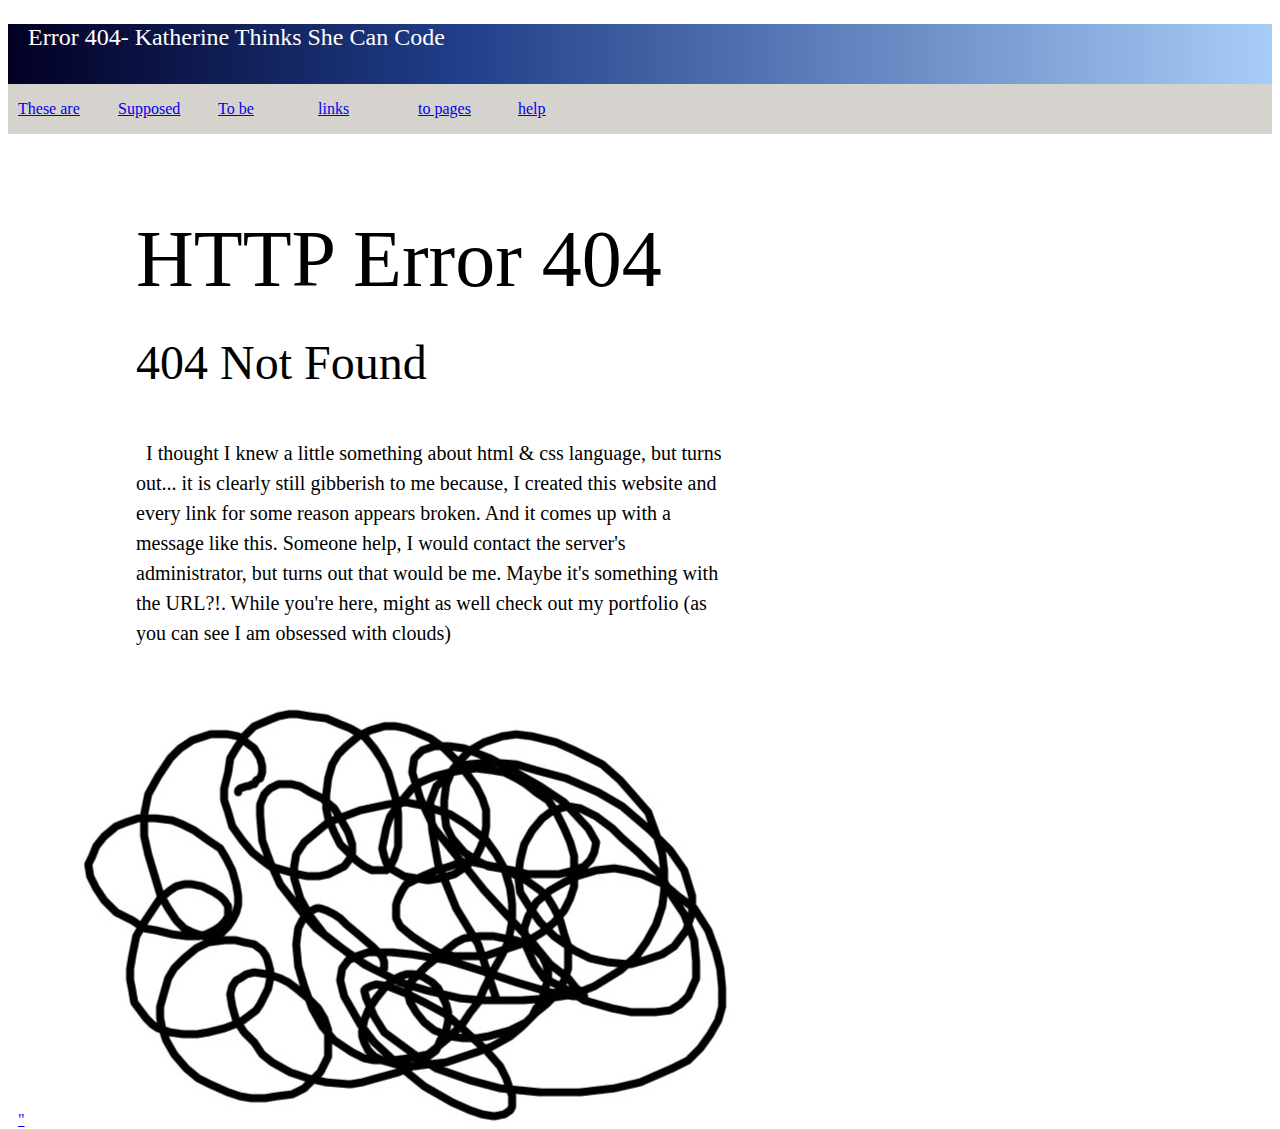
<file: index.html>
<!DOCTYPE html>
<html lang="en">
<head>
    <meta charset="UTF-8">
    <meta name="viewport" content="width=device-width, initial-scale=1.0">
    <meta http-equiv="X-UA-Compatible" content="ie=edge">
    <link rel="stylesheet" href="style.css">
    <title>Document</title>
</head>
<body>
    <div class="head">
        <div class="headline"><p>Error 404- Katherine Thinks She Can Code</p> </div>
        <div class= "exit"></div>
    </div>
    <div class= "grey_banner">
        <div class= "broken_links">
        <div class= "banner_link_1">
            <p>
            <a href="lost.html">These are</a>
            </p>
        </div>
        <div class= "banner_link_2"><p> <a href="alien.html">Supposed</a></p></div>
        <div class= "banner_link_3"><p> <a href="grunge.html">To be</a></p></div>
        <div class= "banner_link_4"><p> <a href="flow.html">links</a></p></div>
        <div class= "banner_link_5"><p> <a href="cloud.html">to pages</a></p></div>
        <div class= "banner_link_5"><p> <a href="shoes.html">help</a></p></div>
    </div>
    <div class= "http_main">
        <p>HTTP Error 404</p>
    </div>
    <div class= "subhead">
        <p>404 Not Found</p>
    </div>
    <div class= "paragraph">
        <p>I thought I knew a little something about html & css language, but turns out... it is clearly still gibberish to me because, I created this website and every link for some reason appears broken.
        And it comes up with a message like this. Someone help, I would contact the server's administrator, but turns out that would be me. Maybe it's something with the URL?!. While you're here, might as well check out my portfolio (as you can see I am obsessed with clouds)</p> 
    </div>
    <div class= "scribble">
        <a href= "https://www.cloudofink.com/">"<img src="/img/inkscribble.jpg" alt=""></a>
    </div>

</div>
</body>
</html>
</file>
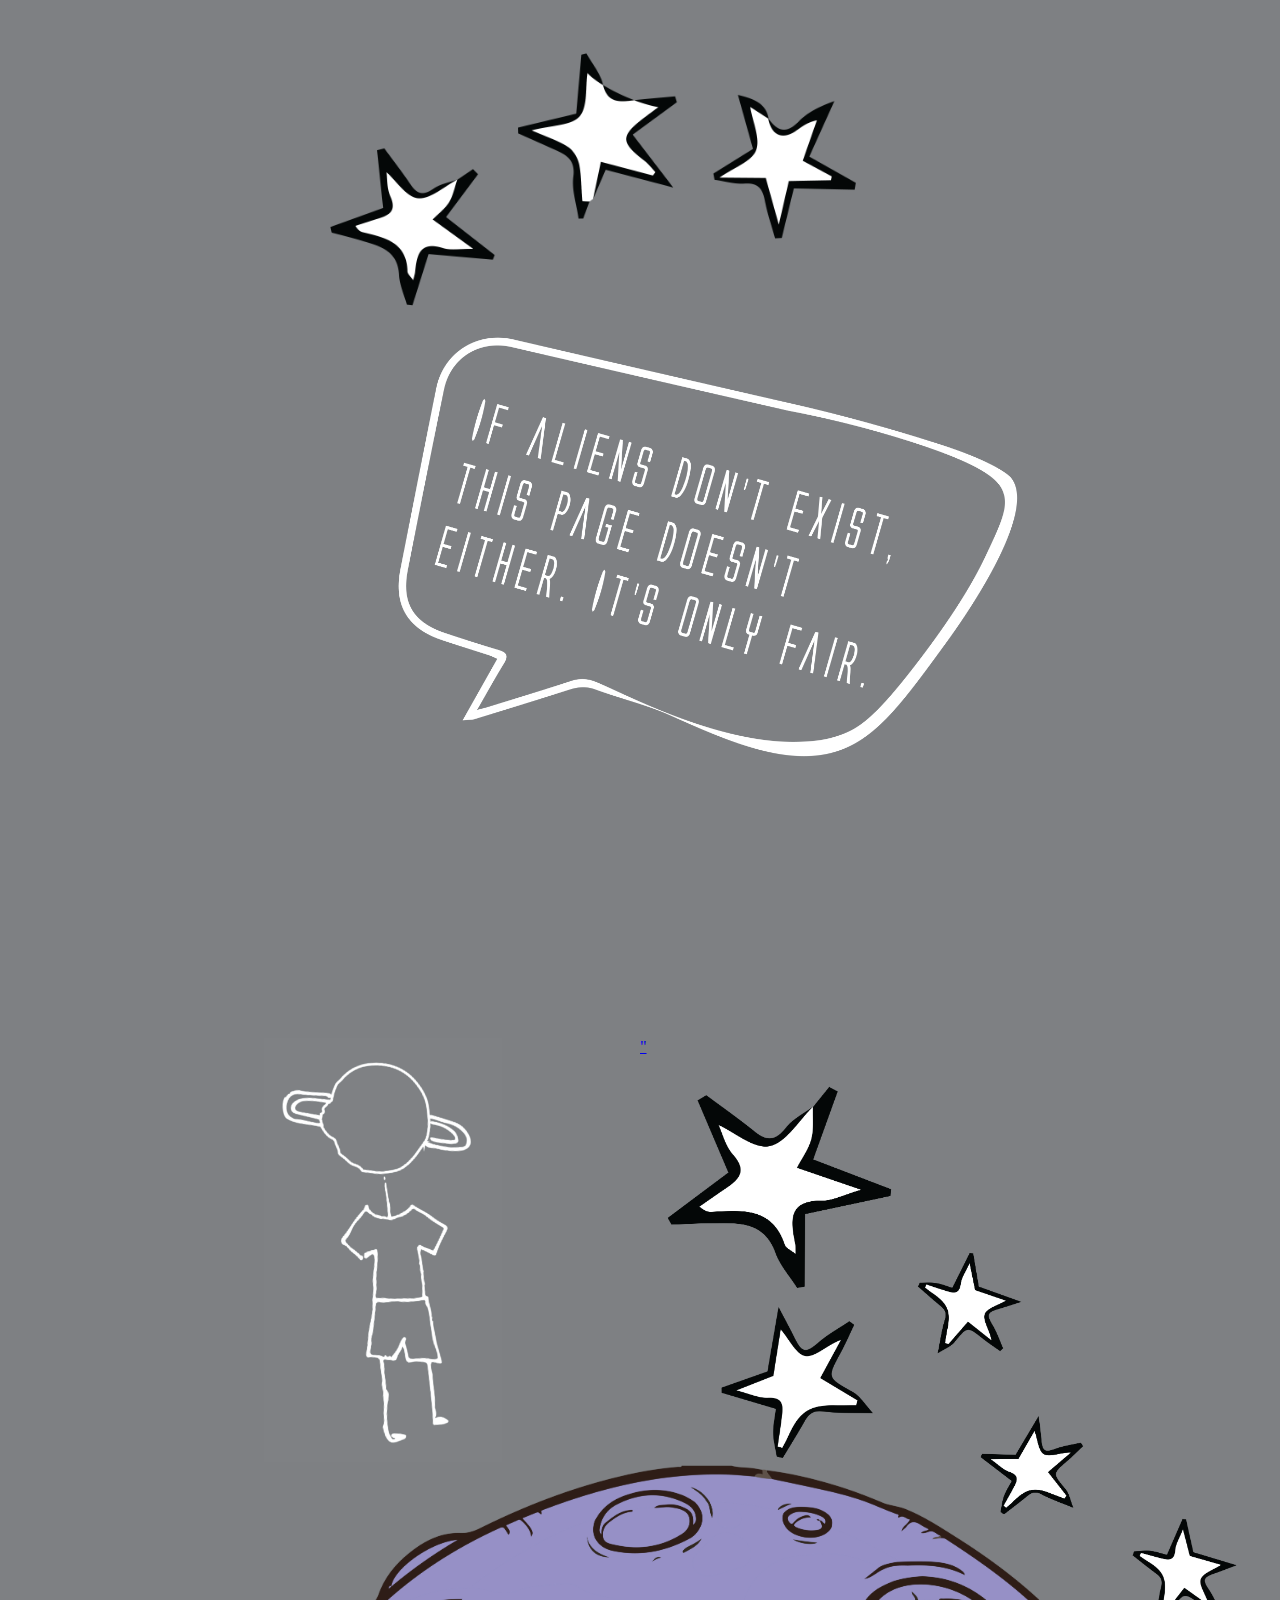
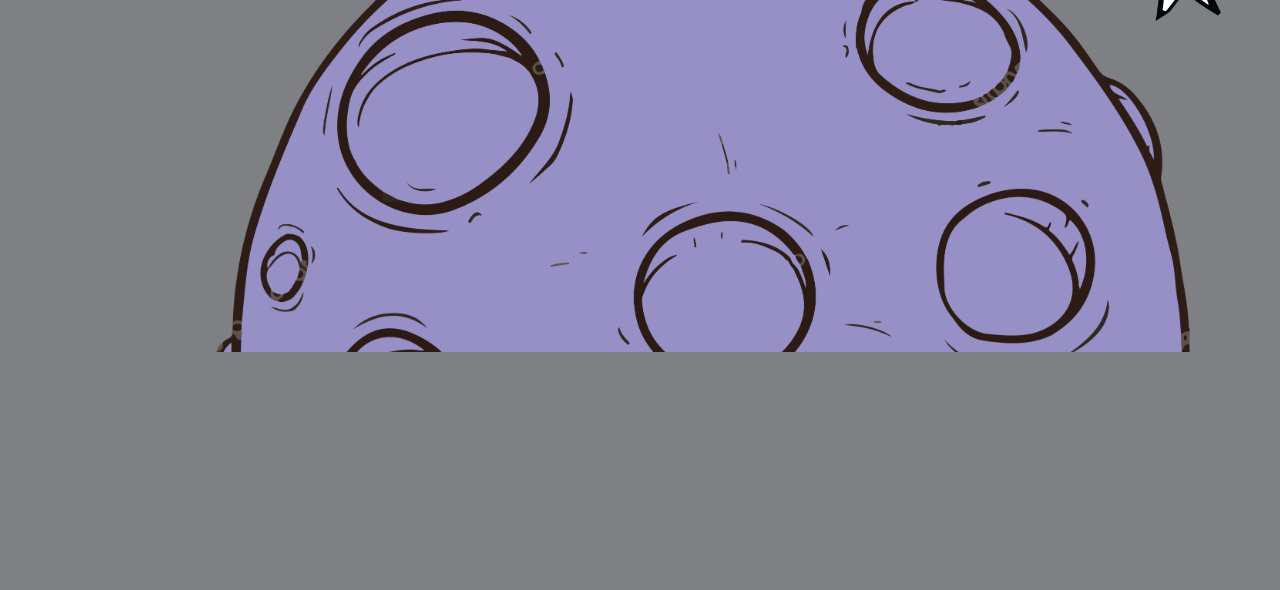
<file: alien.html>
<!DOCTYPE html>
<html lang="en">
<head>
    <meta charset="UTF-8">
    <meta name="viewport" content="width=device-width, initial-scale=1.0">
    <meta http-equiv="X-UA-Compatible" content="ie=edge">
    <link rel="stylesheet" href="alien.css">
    <title>Document</title>
</head>
<body>
    <div class= "threestars"></div>
    <div class= "speech_bubble"></div>
    <div class="alien_stars">
        <div class= "alien"></div>
        <div class= "second_stars">
            <a href= "https://theconversation.com/could-invisible-aliens-really-exist-among-us-an-astrobiologist-explains-129419">"<img src="/img/stars-07.png" alt=""></a>
        </div>
    </div>
    <div class= "moon"></div>
</body>
</html>
</file>
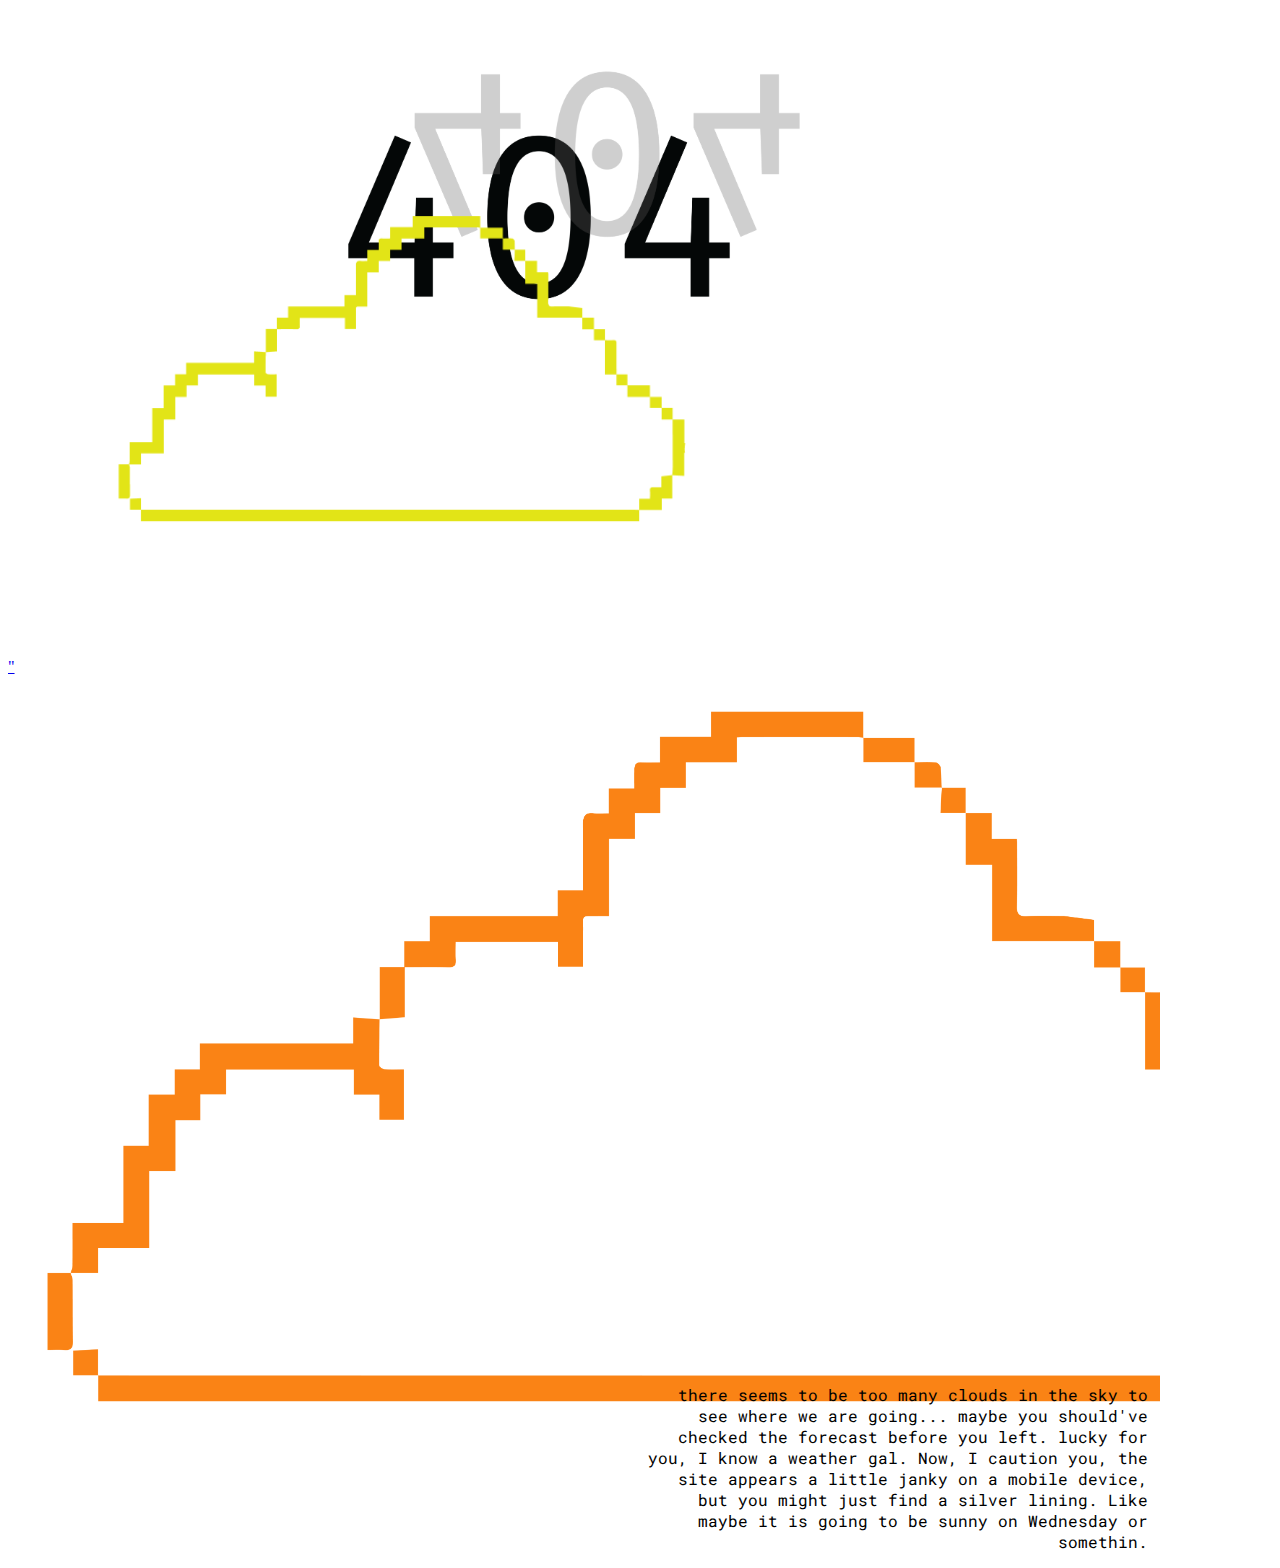
<file: cloud.html>
<!DOCTYPE html>
<html lang="en">
<head>
    <meta charset="UTF-8">
    <meta name="viewport" content="width=device-width, initial-scale=1.0">
    <meta http-equiv="X-UA-Compatible" content="ie=edge">
    <link rel="stylesheet" href="cloud.css">
    <link href="https://fonts.googleapis.com/css2?family=Roboto+Mono&display=swap" rel="stylesheet">
    <title>Document</title>
</head>
<body>
    <div class= "cloud_404"></div>
    <div class= "cloud_1"></div>
    <div class= "cloud_2">
        <a href= "https://silverlinings.netlify.app/">"<img src="/img/orange overlay.png" alt=""></a>
    </div>
    <div class= "cloud_text">
        <p>there seems to be too many clouds in the sky to see where we are going... maybe you should've checked the forecast before you left. lucky for you, I know a weather gal. Now, I caution you, the site appears a little janky on a mobile device, but you might just find a silver lining. Like maybe it is going to be sunny on Wednesday or somethin. </p>
    </div>
</body>
</html>
</file>
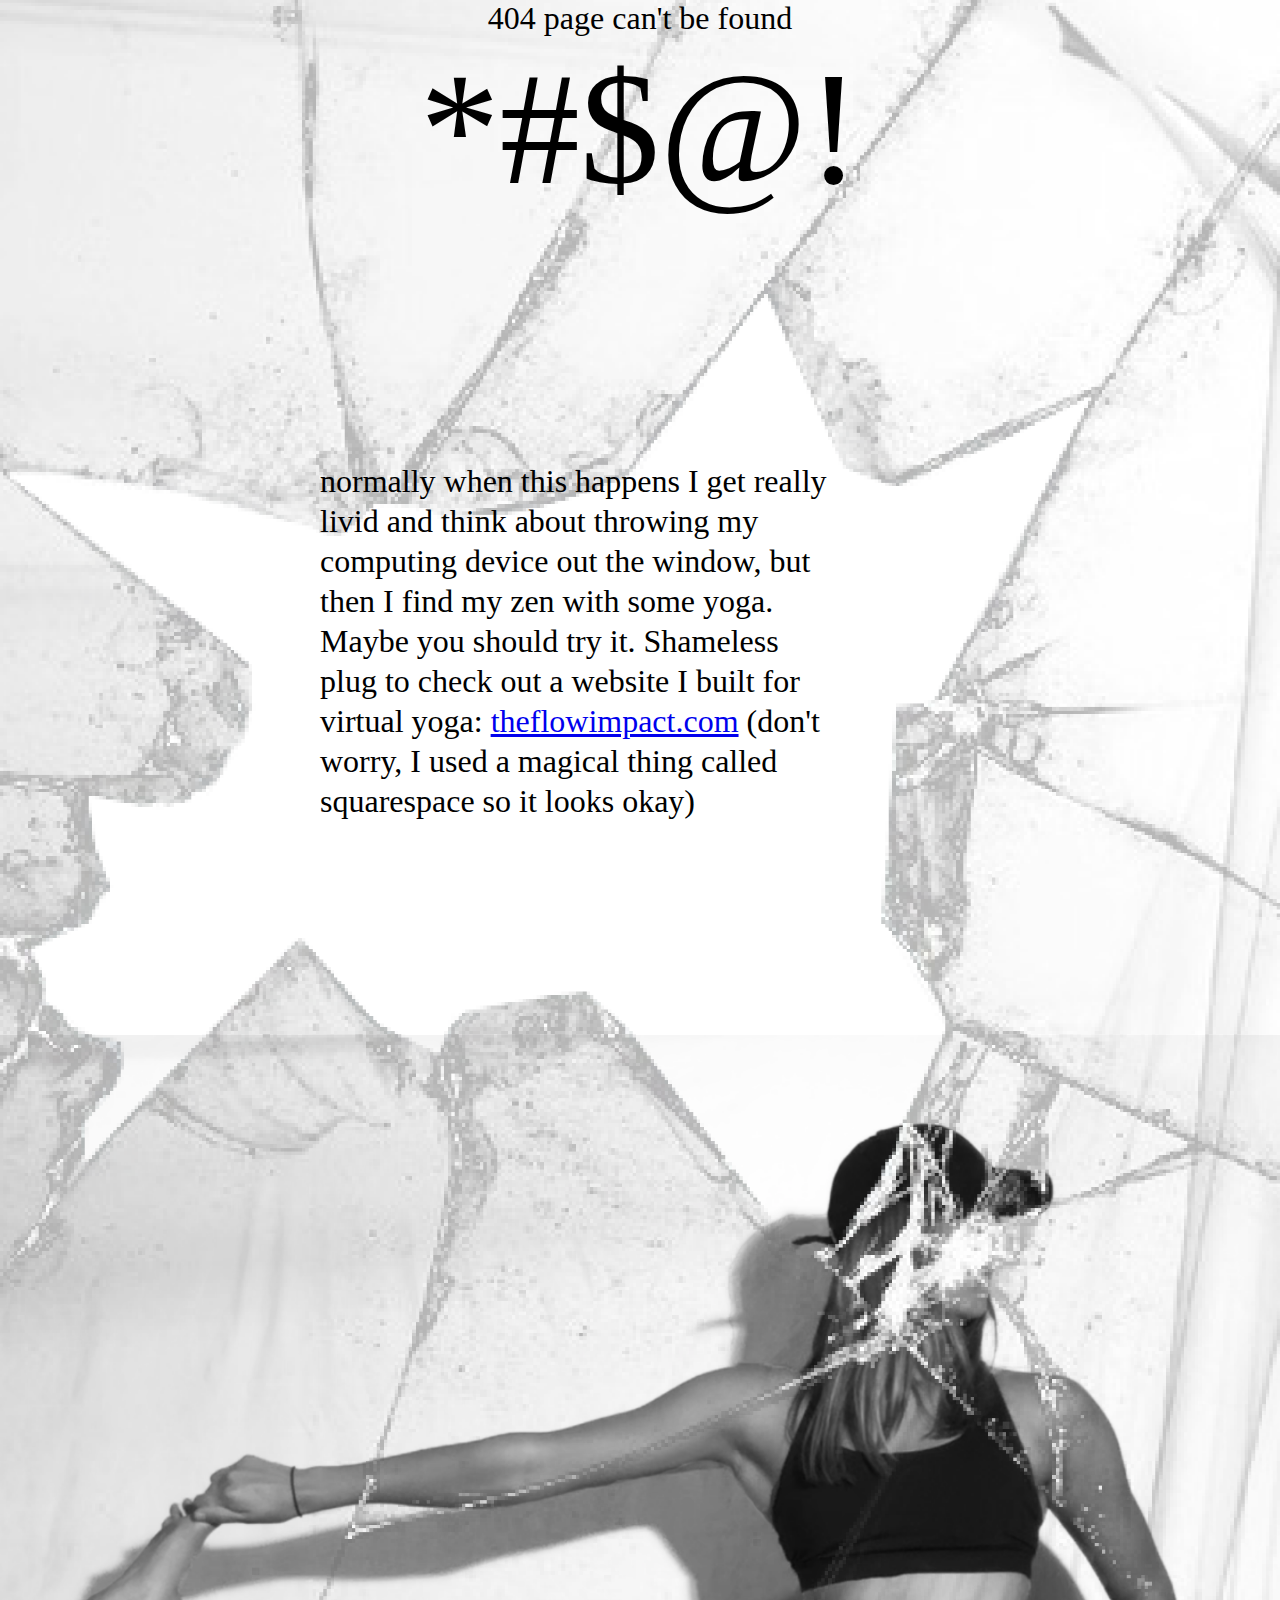
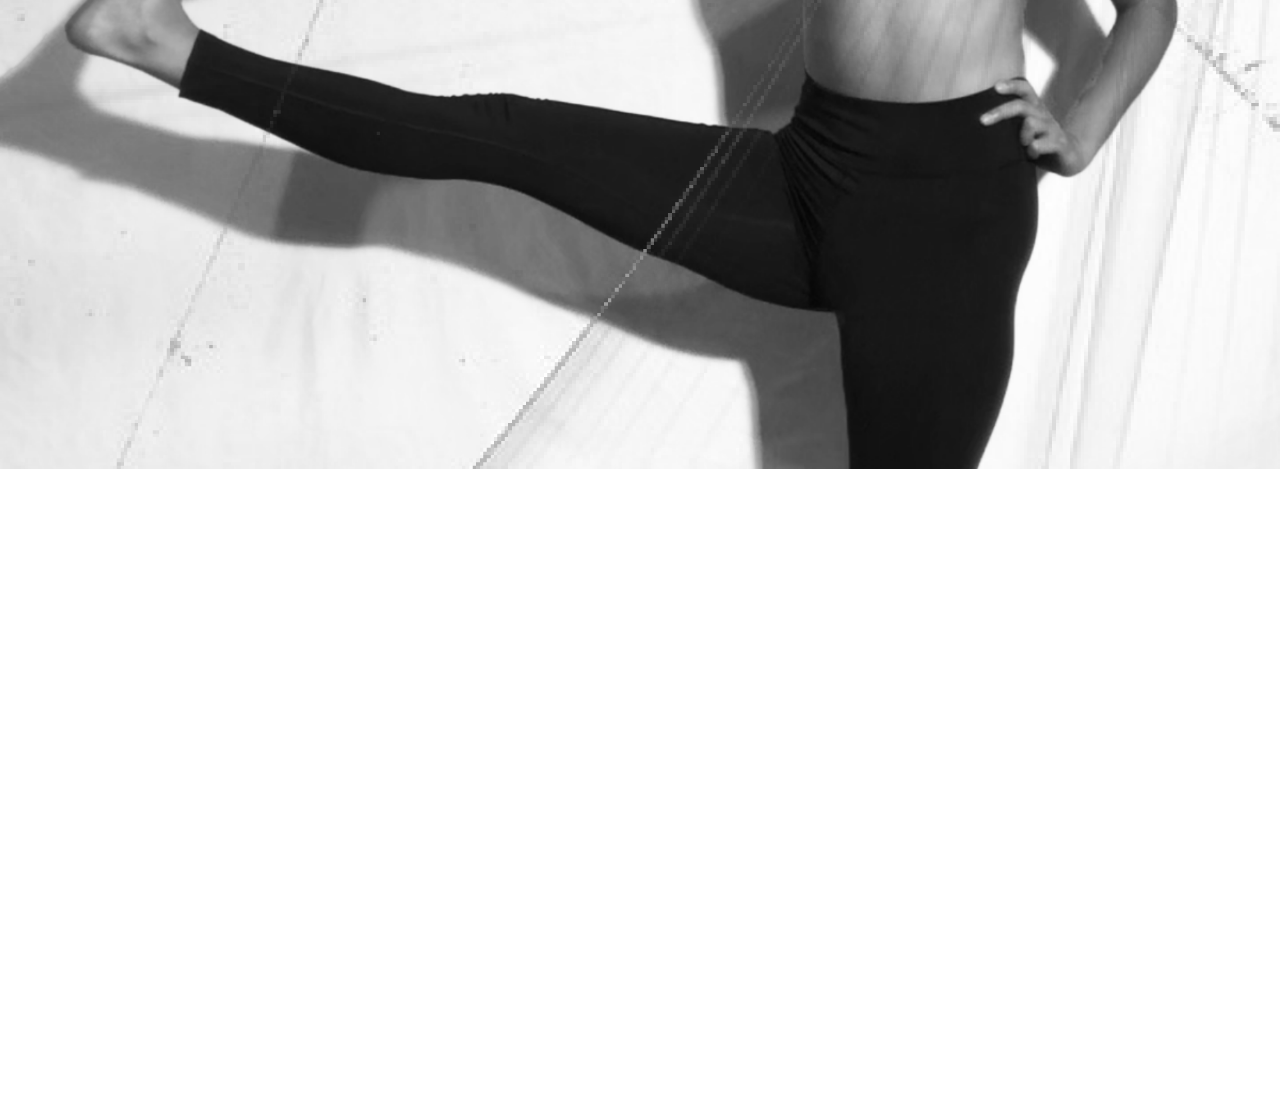
<file: flow.html>
<!DOCTYPE html>
<html lang="en">
<head>
    <meta charset="UTF-8">
    <meta name="viewport" content="width=device-width, initial-scale=1.0">
    <meta http-equiv="X-UA-Compatible" content="ie=edge">
    <link rel="stylesheet" href="flow.css">
    <title>Document</title>
</head>
<body>
    <div class= "glass">
        <div class= "pagecant">
            <p>404 page can't be found</p>
        </div>
        <div class= "curse">
            <p>*#$@!</p>
        </div>
        <div class= "paragraph_yoga">
            <p>      normally when this happens I get really livid and think about throwing my computing device out the window, but then I find my zen with some yoga. Maybe you should try it. Shameless plug to check out a website I built for virtual yoga:  <a href= "https://theflowimpact.com/">theflowimpact.com</a>  
                (don't worry, I used a magical thing called squarespace so it looks okay) </p>
        </div>
    </div>
</body>
</html>
</file>
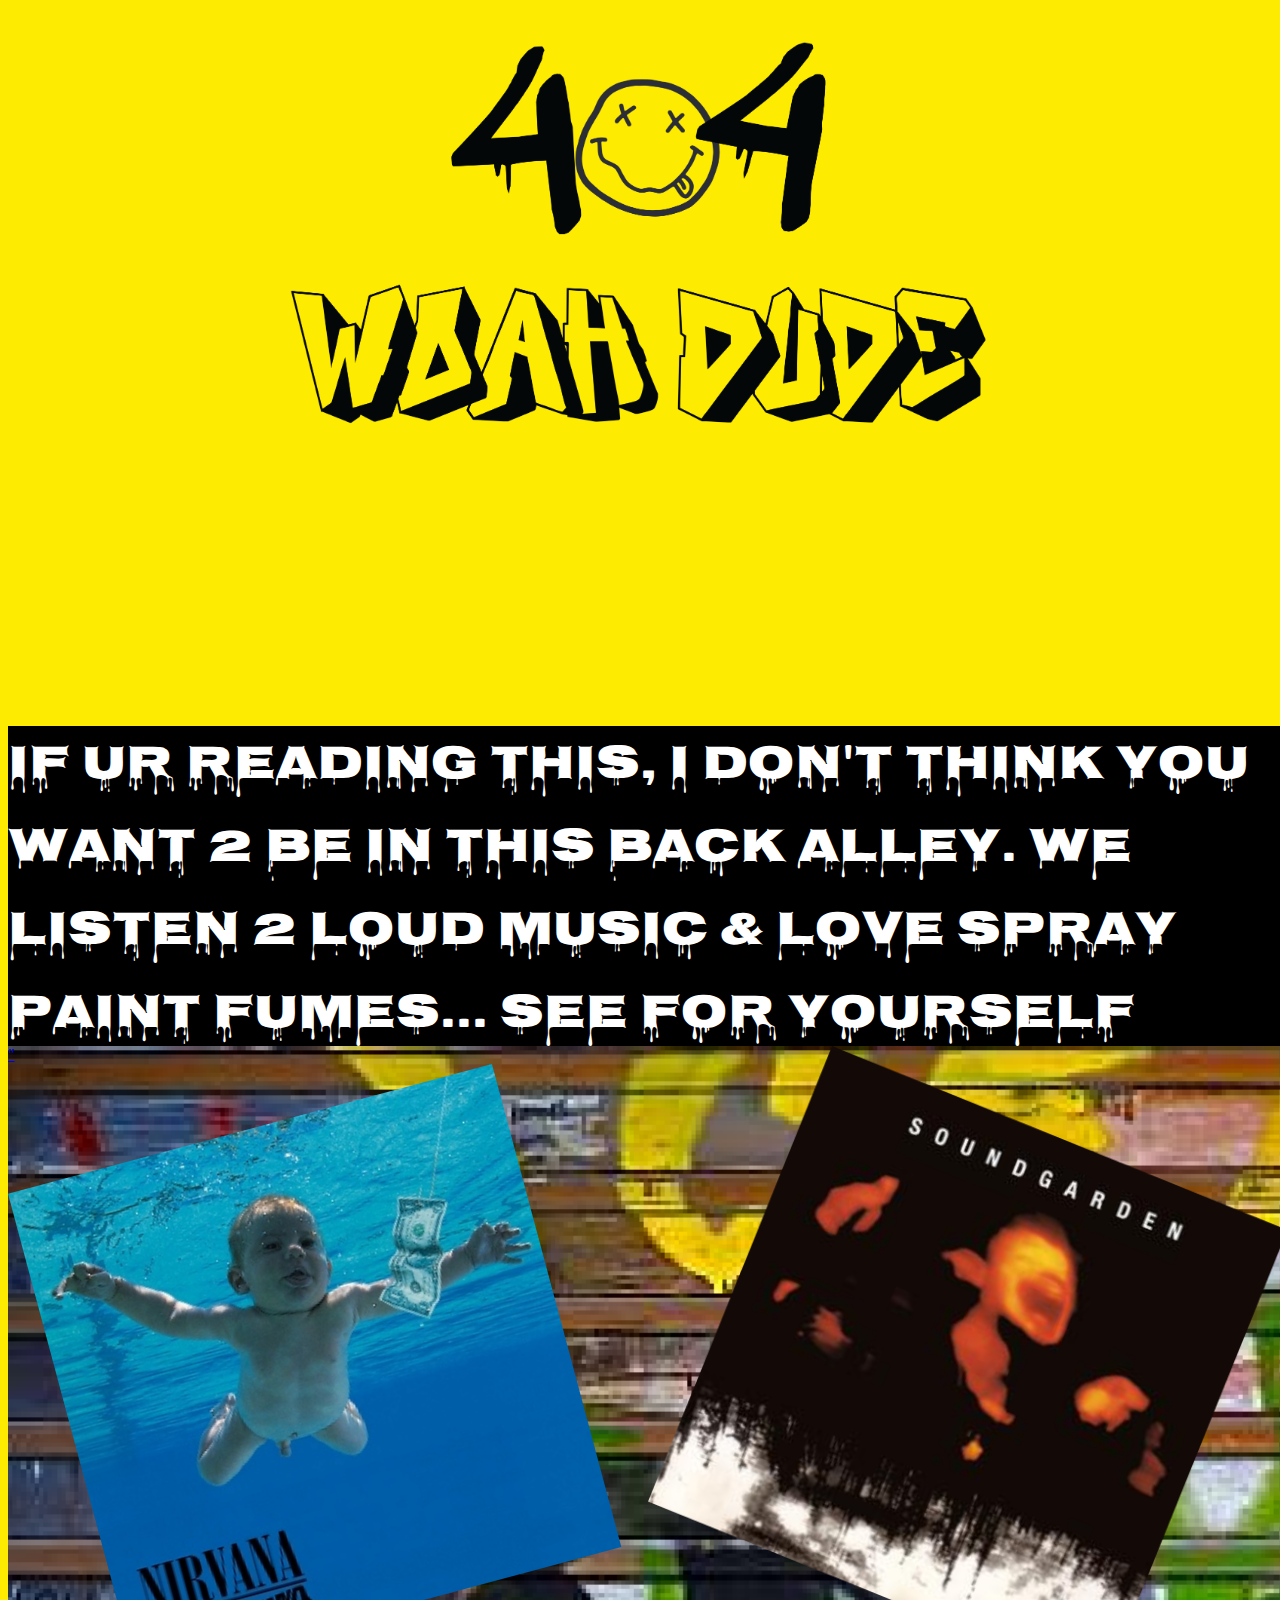
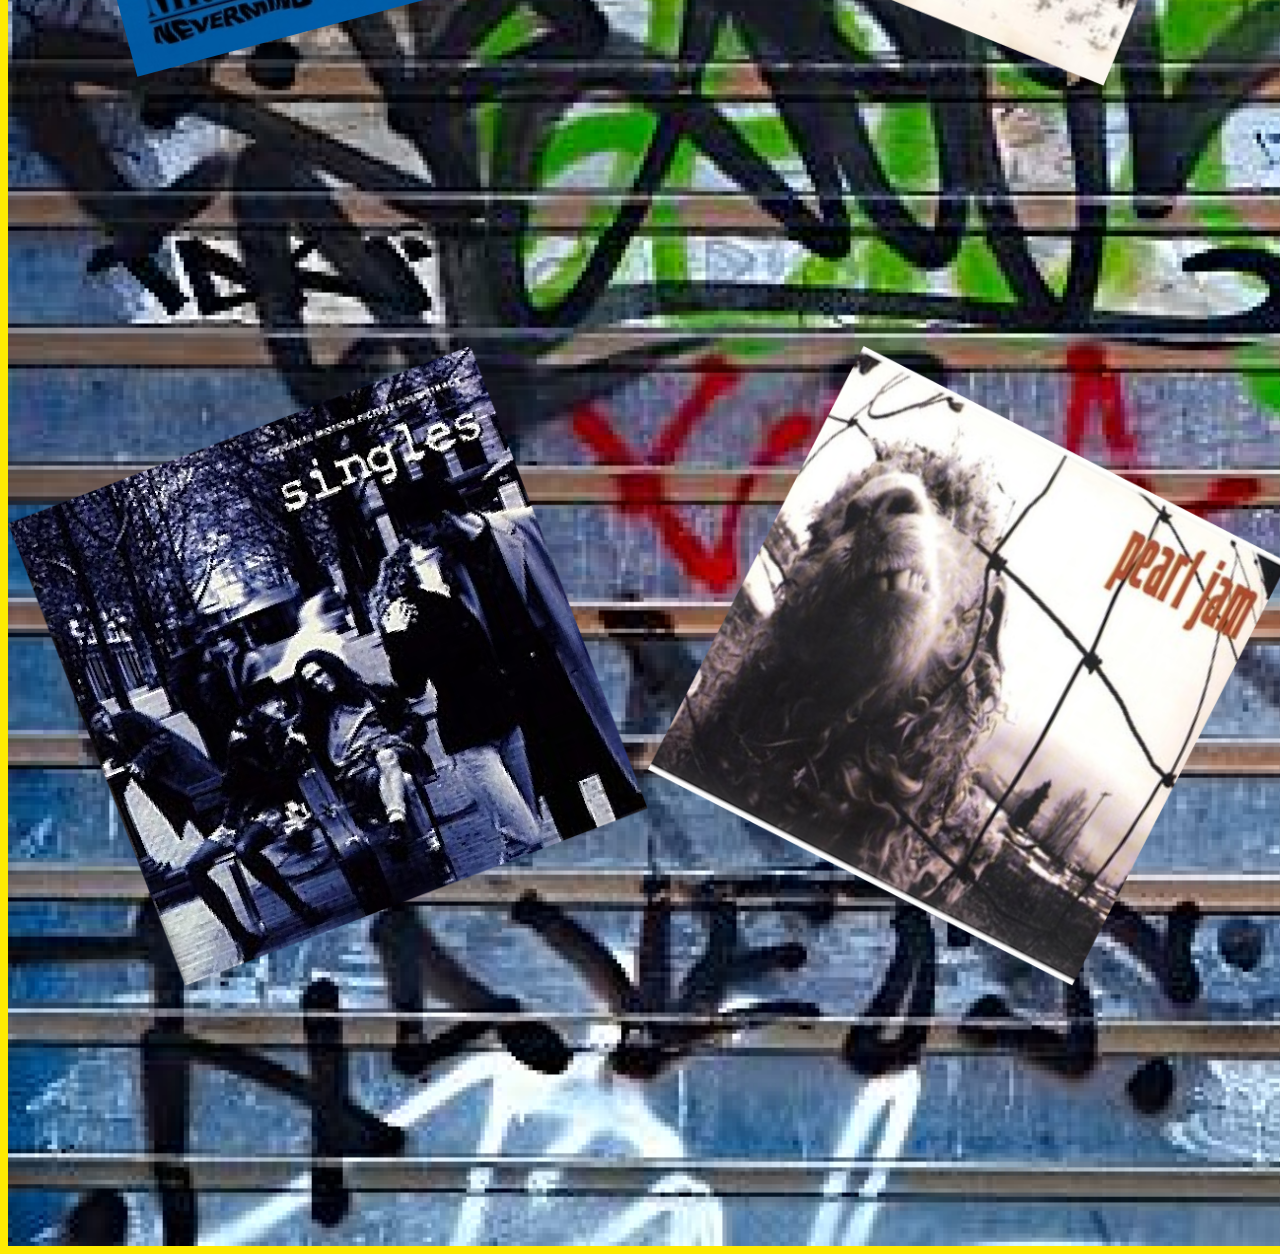
<file: grunge.html>
<!DOCTYPE html>
<html lang="en">
<head>
    <meta charset="UTF-8">
    <meta name="viewport" content="width=device-width, initial-scale=1.0">
    <meta http-equiv="X-UA-Compatible" content="ie=edge">
    <link rel="stylesheet" href="grunge.css">
    <link href="https://fonts.googleapis.com/css?family=Nosifer&display=swap" rel="stylesheet">
    <title>Document</title>
</head>
<body>
    <div class= "woahdude"></div>
    <div class= "threat">
        <p>if ur reading this, I don't think you want 2 be in this back alley. we listen 2 loud music & love spray paint fumes... see for yourself</p>
    </div>
    <div class= "garage"></div>
    <div class= "albums">
        <div class= "nirvana">
            <a href= "https://open.spotify.com/playlist/37i9dQZF1DX11ghcIxjcjE?si=It9wVN3WQcqVkWH8Dimc_g">"<img src="/img/nirvana.png" alt=""></a>
        </div>
        <div class= "soundgarden"></div>
        <div class= "pearljam"></div>
        <div class= "singles"></div>
    </div>
</body>
</html>
</file>
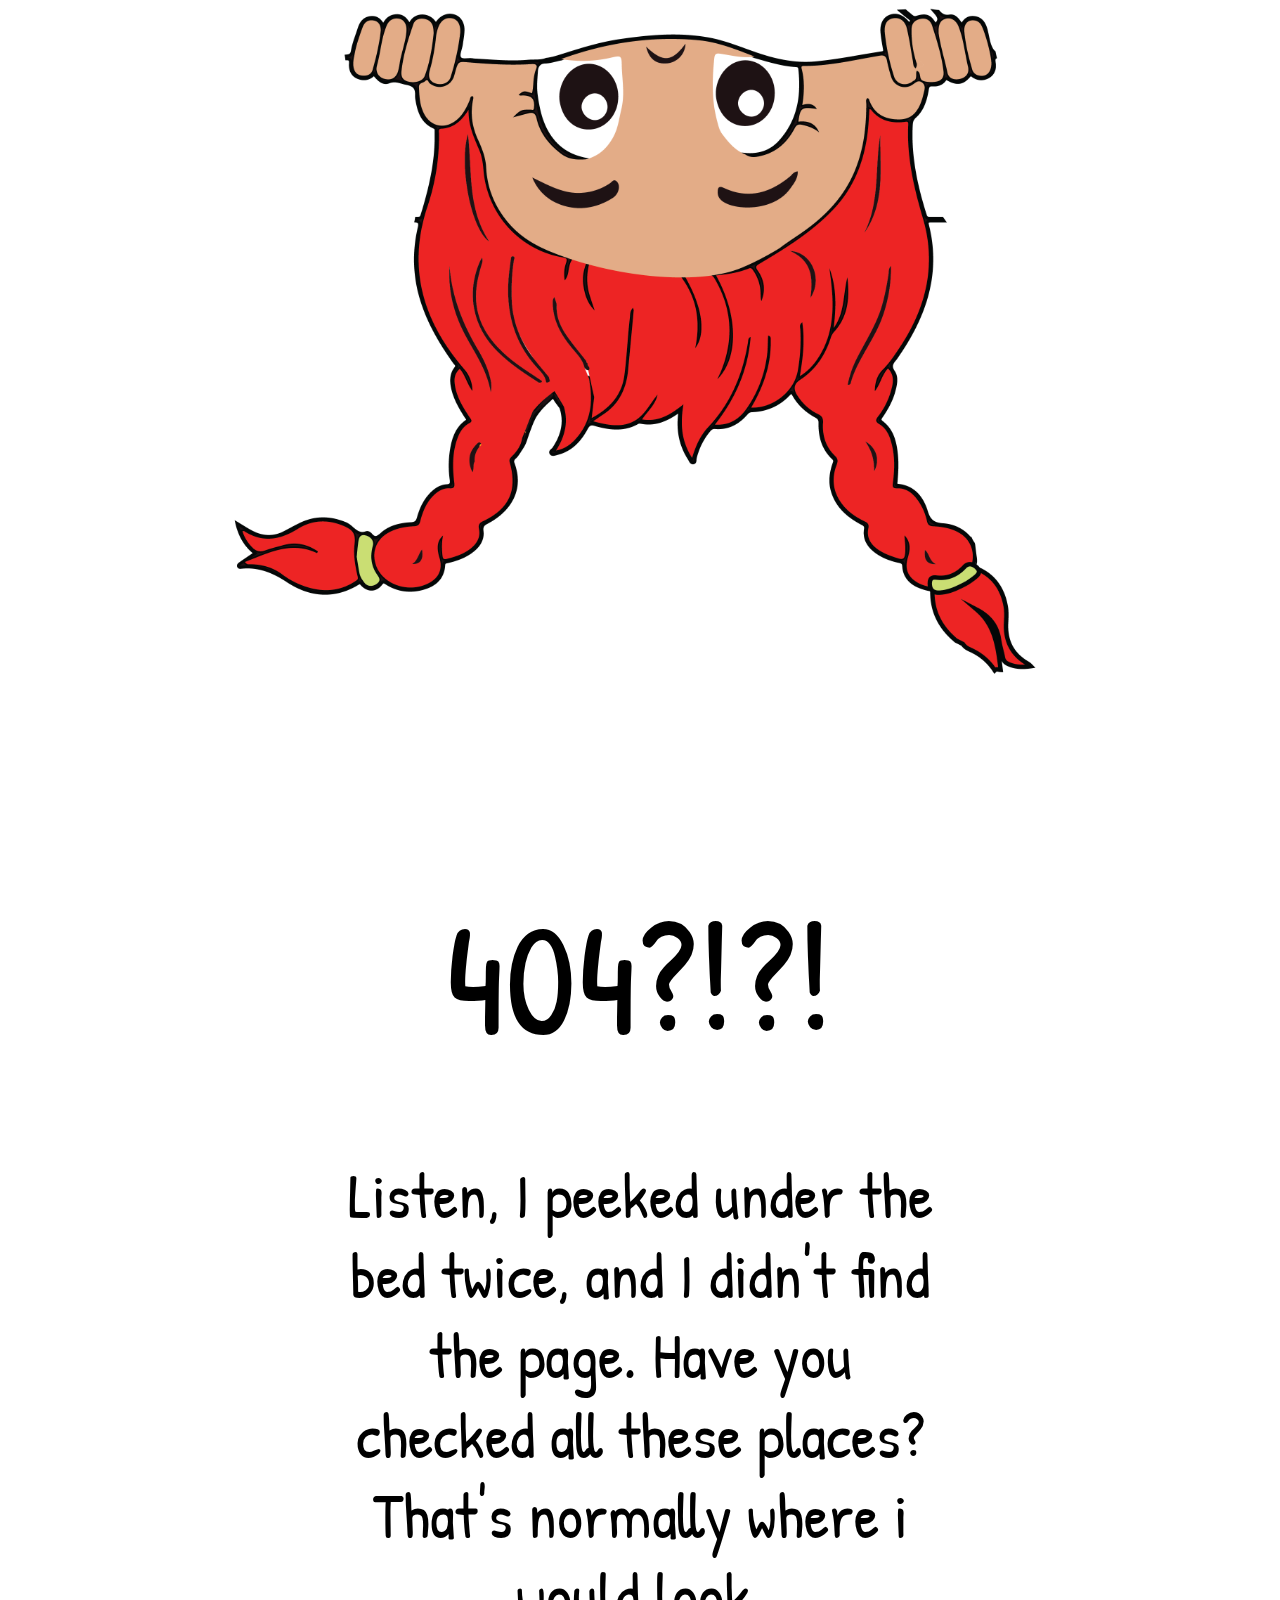
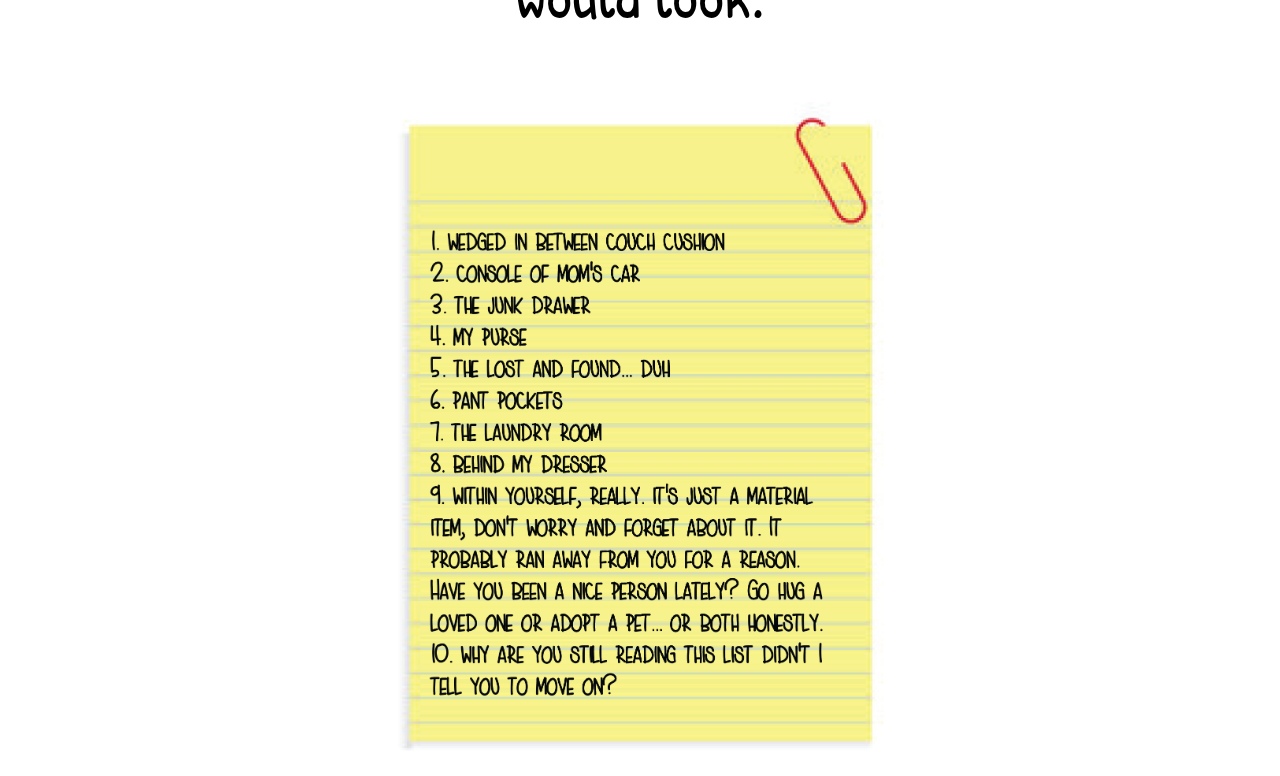
<file: lost.html>
<!DOCTYPE html>
<html lang="en">
<head>
    <meta charset="UTF-8">
    <meta name="viewport" content="width=device-width, initial-scale=1.0">
    <meta http-equiv="X-UA-Compatible" content="ie=edge">
    <link rel="stylesheet" href="lost.css">
    <link href="https://fonts.googleapis.com/css2?family=Patrick+Hand&display=swap" rel="stylesheet">
    <title>Document</title>
</head>
<body>
    <div class= "girl"></div>
    <div class= "question">
        <p>404?!?!</p>
    </div>
    <div class= "not">
        <p>Listen, I peeked under the bed twice, and I didn't find the page. Have you checked all these places? That's normally where i would look.
        </p>
    </div>
    <div class= "linklist">
        <a href="index.html">
            <img src="img/list-02.png" alt="">
        </a>
    </div>
</body>
</html>
</file>
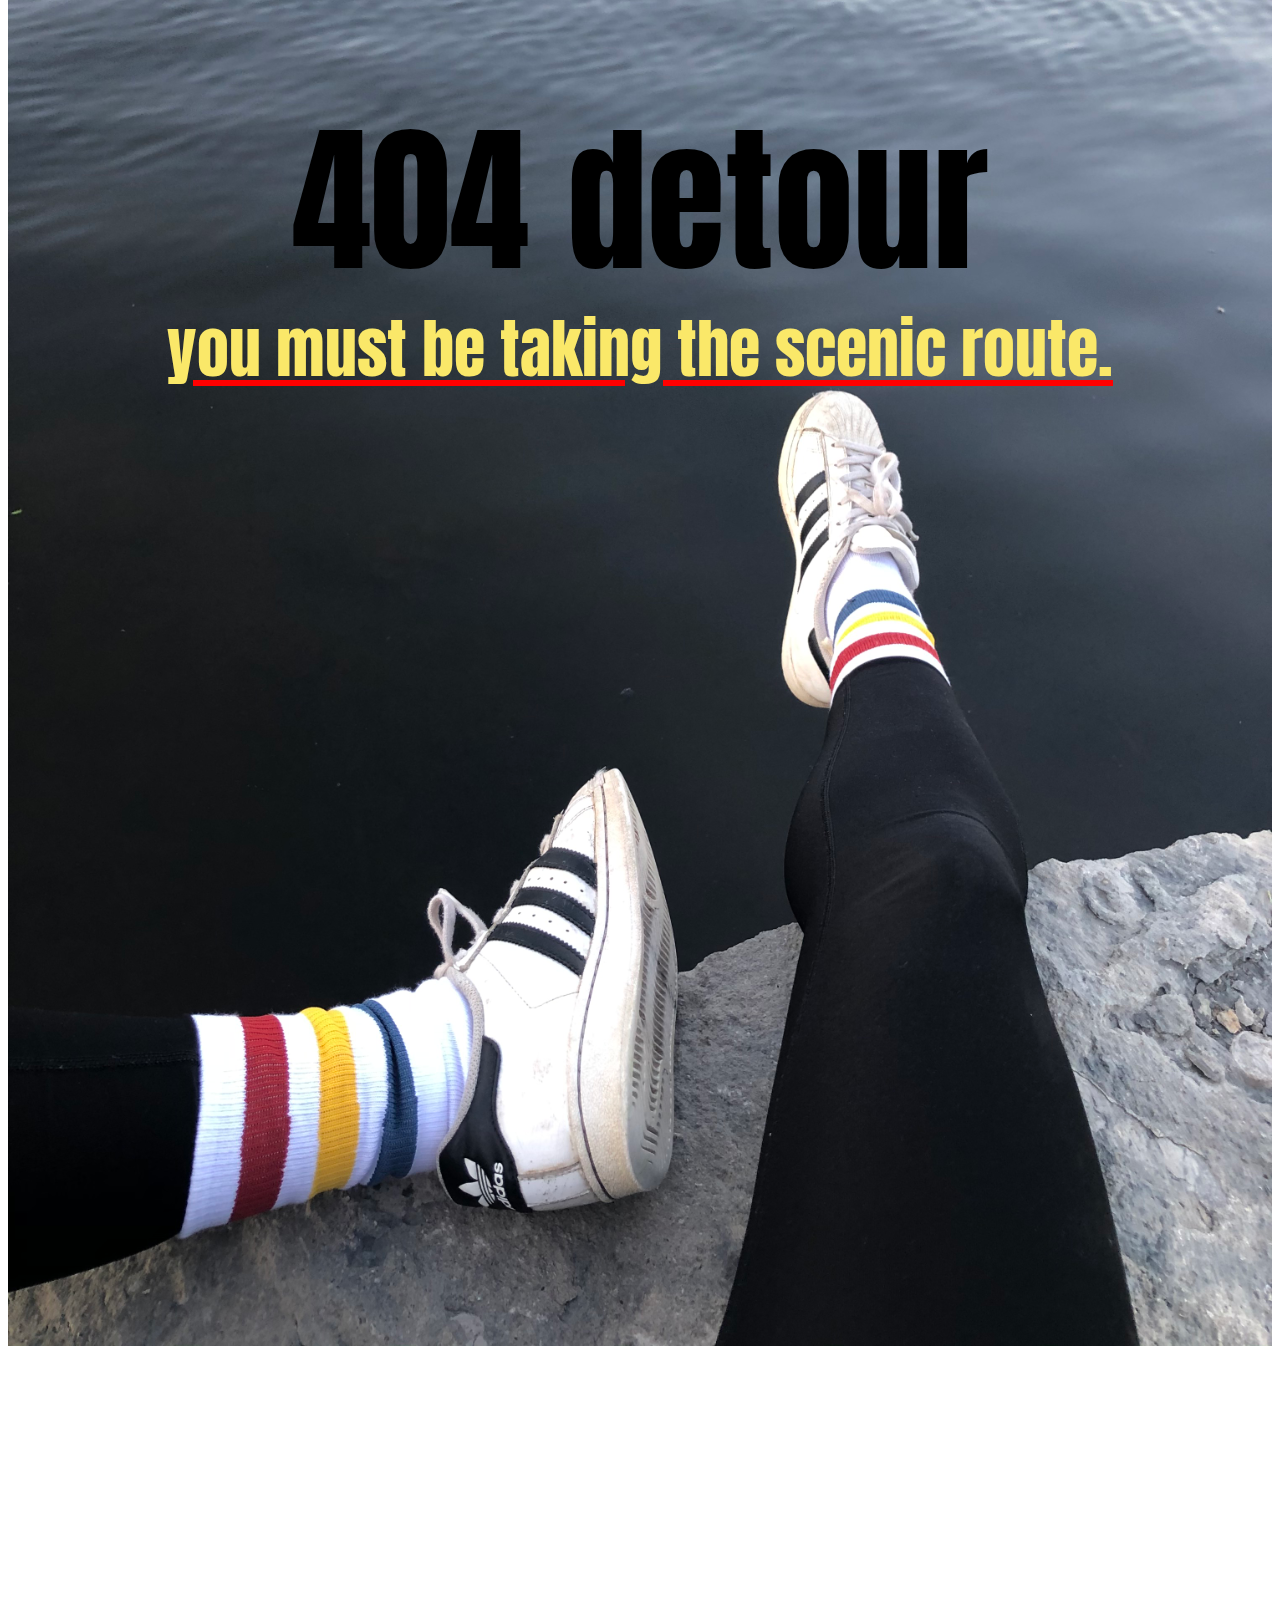
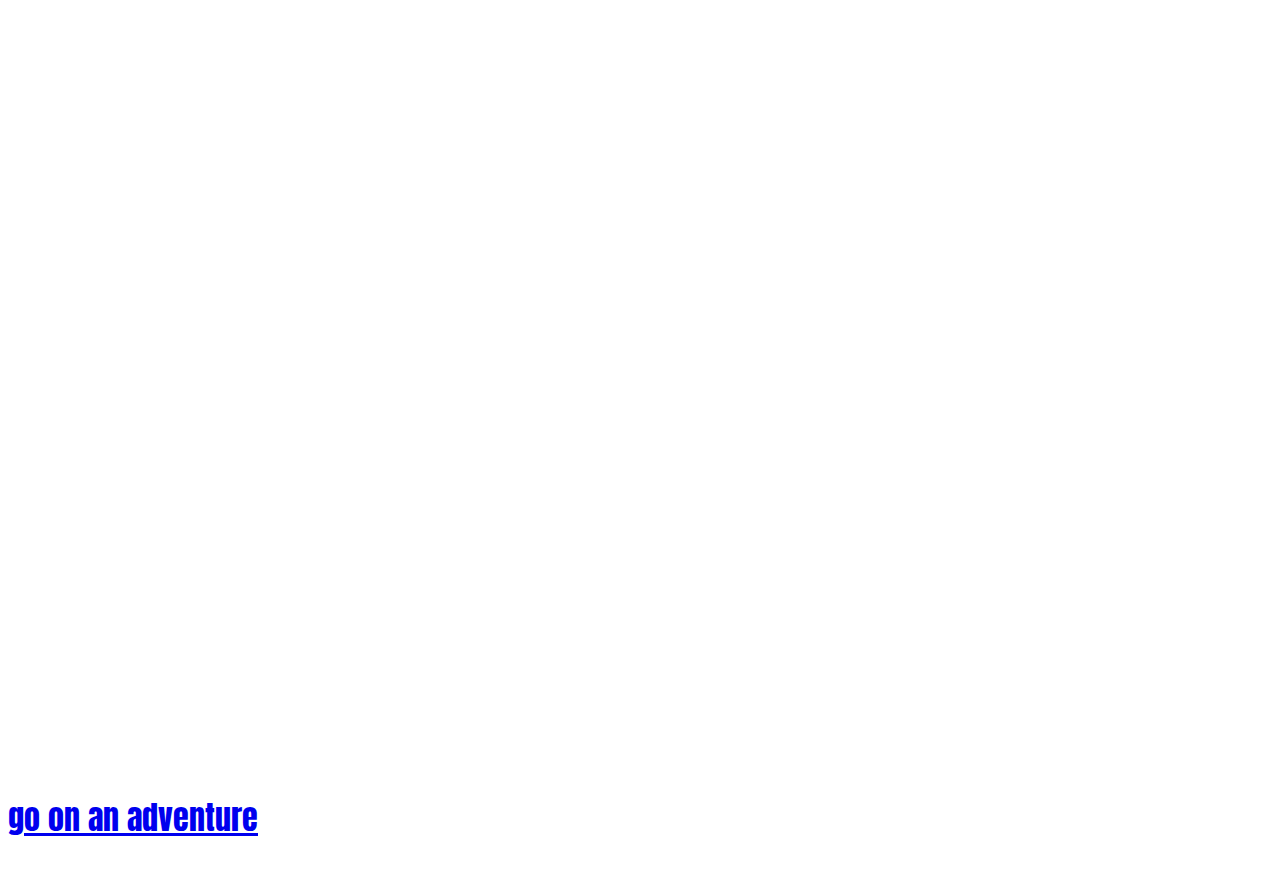
<file: shoes.html>
<!DOCTYPE html>
<html lang="en">
<head>
    <meta charset="UTF-8">
    <meta name="viewport" content="width=device-width, initial-scale=1.0">
    <meta http-equiv="X-UA-Compatible" content="ie=edge">
    <link rel="stylesheet" href="shoes.css">
    <link href="https://fonts.googleapis.com/css2?family=Anton&display=swap" rel="stylesheet">
    <title>Document</title>
</head>
<body>
    <div class= "detour">
        <p> 404 detour </p>
    </div>
        <div class= "scenicroute">
            <p>you must be taking the scenic route. </p>
        </div>
        <div class="photo"> </div>
        <div class="click"><p>  <a href="https://www.myscenicdrives.com/">go on an adventure</a></p></div>
</body>
</html>
</file>
<file: style.css>
body {
    background-color: white;
}
.head {
    background: linear-gradient(90deg, rgba(2,0,36,1) 0%, #1F3D88 35%, #A7CDF7 100%);
    width: 100%;
    height: 60px;
    padding: 0px;
    font-size: 1.5em;
    text-indent: 20px;
    margin-top: 0px; 
    color: white; 
}
.exit {
    position: fixed; 
}
.grey_banner {
    background: #D6D2CE;
    width: 100%;
    height: 50px;
    padding: 0px;
    font-size: 1em;
    text-indent: 10px;
    margin-top: 0px; 
    color: black; 
}
.broken_links {
    display: grid;
    grid-template-columns: 100px 100px 100px 100px 100px 100px;
    grid-template-rows: 1fr;
    grid-gap: 0px;
    text-decoration: underline;
}
.http_main {
    text-indent:10vw;
    font-size: 5em;   
}
.subhead {
    margin-top: -50px; 
    text-indent:10vw;
    font-size: 3em;   
}
.paragraph {
    margin-left:10vw;
    text-align: left;
    font-size: 20px;
    line-height: 30px;
    max-width: 600px;
    margin-bottom: 50px; 
}

/* Phone Styles */
@media screen and (max-width: 767px) {
    .scribble {
        margin: auto; 
        margin-left: auto;
        margin-right: auto;
    }
    img {
        margin: auto; 
        margin-left: auto;
        margin-right: auto;
        max-width: 100%;
    }
.broken_links{
    grid-template-columns: 1fr 1fr 1fr 1fr 1fr 1fr;
}
    .http_main {
        text-indent:10vw;
        font-size: 3em; 
}
.subhead {
    margin-top: -50px; 
    text-indent:10vw;
    font-size: 2em;   
}
}
</file>
<file: alien.css>
body {
    background-color: #7E8083;
}
img {
    max-width: 100%;
    display:block; 
}
.threestars {
    display: block; 
    margin: auto; 
    width:50vw;
    height:40vh;
    background-repeat: no-repeat;
    background-image: url("/img/threestars-03.png");
    background-size: contain;
}
.speech_bubble {
    display: block; 
    background-image: url("/img/speechbubble-04.png");
    background-size: contain;
    width:50vw;
    height:80vh;
    background-repeat: no-repeat;
    margin-left: 30vw;
    margin-top: -50px; 
}
.alien_stars {
    display: grid;
    grid-template-columns: 1fr 1fr;
    grid-template-rows: 1fr; 
    grid-gap: 0px;
}
.alien {
    display: block; 
    background-image: url("/img/planetdude-05.png");
    background-size: contain;
    background-repeat: no-repeat;
    margin-left: 20vw;
}
.moon {
    display: relative; 
    background-image: url("/img/moon-06.png");
    background-size: contain;
    width:90vw;
    height:90vh;
    background-repeat: no-repeat;
    margin-left: 10vw;
    margin-top: -90px; 
}
.second_stars {
    margin-bottom: -190px;  
}
img {
    display: relative; 
    height: auto; 
    width: 100%; 
    margin: auto; 
}
/* Phone Styles */
@media screen and (max-width: 767px) {
    .speech_bubble {
        display: block; 
        background-image: url("/img/speechbubble-04.png");
        background-size: contain;
        width:60vw;
        height:70vh;
        background-repeat: no-repeat;
        margin-left: 30vw;
        margin-top: -70px; 
    }
    .alien_stars {
        display: grid;
        grid-template-columns: 1fr 1fr;
        grid-template-rows: 1fr; 
        grid-gap: 0px;
        margin-top: -200px; 
    }
    .alien {
        display: block; 
        background-image: url("/img/planetdude-05.png");
        background-size: contain;
        background-repeat: no-repeat;
        margin-left: 10vw;
    }
    .moon {
        display: relative; 
        background-image: url("/img/moon-06.png");
        background-size: contain;
        width:90vw;
        height:30vh;
        background-repeat: no-repeat;
        margin-left: 10vw;
        margin-top: 5px; 
    }
    .second_stars {
        margin-bottom: 10px;  
    }
    img {
        display: relative; 
        height: auto; 
        width: 100%; 
        margin: auto; 
    }
}
</file>
<file: cloud.css>
body {
    background-color: white;
}
.cloud_404 {
    display: block; 
    margin: auto; 
    background-image: url("/img/error404.png");
    background-size: contain;
    width:50vw;
    height:40vh;
    background-repeat: no-repeat;
}
.cloud_1 {
    display: absolute; 
    background-image: url("/img/cloud_yellow.png");
    background-size: contain;
    width:80vw;
    height:60vh;
    background-repeat: no-repeat;
    margin-top: -250px; 
}
.cloud_2 {
    width:90vw;
    height:80vh;
}
.cloud_text {
    font-family: 'Roboto Mono', monospace;
    text-align: right;
    width: 100%; 
    margin-top: -10px; 
    font-size: 1em; 
    max-width: 500px;
    margin-left: 50vw;
}
img {
    display: relative; 
    height: auto; 
    width: 100%; 
    margin: auto; 
}


/* Phone Styles */
@media screen and (max-width: 767px) {
.cloud_1 {
    display: absolute; 
    background-image: url("/img/cloud_yellow.png");
    background-size: contain;
    width:80vw;
    height:40vh;
    background-repeat: no-repeat;
    margin-top: -250px; 
}
.cloud_2 {
    width:90vw;
    height:80vh;
}
.cloud_text {
    font-family: 'Roboto Mono', monospace;
    text-align: right;
    width: 100%; 
    margin-top: -300px; 
    font-size: 1em; 
    max-width: 400px;
    margin-left: auto;
    margin-right: auto;
}
}
</file>
<file: flow.css>
body {
    background-color: white;
    margin: 0px;
    padding: 0px;
}
p {
    margin:0px;
}
.pagecant {
    font-size: 2em; 
    text-align: center; 
}
.curse {
    font-size: 10em;
    text-align: center; 
}
.glass {
    display: block; 
    background-image: url("/img/yogaglass.png");
    background-size: contain;
    width:100vw;
    height:300vh;
    background-repeat: no-repeat;
}
.paragraph_yoga{
    font-size: 2em; 
    line-height: 40px;
    position: absolute;
    width: 40vw;
    left: 25vw;
    top: 36vw; 
}
/* Phone Styles */
@media screen and (max-width: 767px) {
    .paragraph_yoga{
      font-size: 1em;  
      line-height: 20px;
      width: 50vw; 
    }
    .curse {
        font-size: 6em;
    }
    .glass {
        height: 140vh; 
    }
}
</file>
<file: grunge.css>
body {
    background-color: #FEEB02;
}
img{
    max-width: 100%; 
    display: block; 
}
.woahdude {
    display: block; 
    background-image: url("/img/woahdude-08.png");
    background-size: contain;
    width:60vw;
    height:80vh;
    background-repeat: no-repeat;
    margin-left: auto;
    margin-right: auto;
}
.threat {
    display: block; 
    height: auto; 
    margin:auto;
    margin-top: -50px; 
    width: 100vw;
    background-color: black;
    color: white; 
    font-size: 3em; 
    font-family: 'Nosifer', cursive;
    margin-left: auto;
    margin-right: auto;
}
.albums{
    background-image: url("/img/garage.png");
    background-size: cover;
    width:100vw;
    height:200vh;
    background-repeat: no-repeat;
    margin-top: -60px;
    display: grid;
    grid-template-columns: 1fr 1fr;
    grid-template-rows: 1fr 1fr;
    grid-template-areas: "one two" "three four"; 
    position: relative; 
}
.nirvana {
    grid-area: one; 
}
.soundgarden {
    background-image: url("/img/soundgarden.png");
    background-size: contain;
    background-repeat: no-repeat;
    grid-area: two; 
}
.singles {
    background-image: url("/img/singles.png");
    background-size: contain;
    background-repeat: no-repeat;
    grid-area: three; 
}
.pearljam {
    background-image: url("/img/pearljam.png");
    background-size: contain;
    background-repeat: no-repeat;
    grid-area: four; 
}


/* Phone Styles */
@media screen and (max-width: 767px) {
.woahdude {
    height: 40vh;
}
.albums {
    height: 100vh;
    margin-top: -30px;
}
.threat {
    font-size: 2em;
    
}
}
</file>
<file: lost.css>
body {
    background-color: white;
}
img {
    max-width: 100%;
    display: block;

}
.girl {
    display: block; 
    margin: auto; 
    background-image: url("/img/girl-01.png");
    background-size: contain;
    width:70vw;
    height:100vh;
    background-repeat: no-repeat;
}
.question {
    font-size: 10em;
    text-align: center;
    margin-top: -200px; 
    font-family: 'Patrick Hand', cursive;
}
.not {
    font-size: 4em;
    text-align: center;
    font-family: 'Patrick Hand', cursive;
    line-height: 80px;
    max-width: 600px;
    margin-top: -90px; 
    margin-left: auto;
    margin-right: auto;
}
.linklist{
    width: 40vw;
    margin-left: auto;
    margin-right: auto; 
}
 /* Phone Styles */
    @media screen and (max-width: 767px) {
    body {
        background-color: white;
    }
    .question {
        font-size: 8em;
        margin-top: -400px;
    }
    .not {
        font-size: 3em;
        line-height: 60px;
    }
}
</file>
<file: shoes.css>
body {
    background-color: white;
}
.photo {
    display: relative; 
    background-image: url("/img/shoes.jpg");
    margin: auto; 
    background-size: contain;
    height:300vh;
    width: 100%;
    background-repeat: no-repeat;
    margin-left: auto;
    margin-right: auto;
    margin-top: -800px; 
}
.detour {
    font-size: 10em;
    text-align: center;
    margin-top: -80px; 
    font-family: 'Anton', sans-serif;
}
.scenicroute {
    font-size: 4em;
    margin-top: -180px; 
    text-align: center;
    font-family: 'Anton', sans-serif;
    color: #FAE869;
    text-decoration: underline;
    text-decoration-color: red; 
}
.click {
    font-size: 4em;
    text-align: left;
    font-family: 'Anton', sans-serif;
}
/* Phone Styles */
@media screen and (max-width: 767px) {
    .photo {
        display: block; 
        background-image: url("/img/shoes.jpg");
        margin: auto; 
        background-size: contain;
        height:100vh;
        width: 100%;
        background-repeat: no-repeat;
        margin-left: auto;
        margin-right: auto;
        margin-top: -170px; 
    }
    .detour {
        font-size: 5em;
        text-align: center;
        margin-top: -40px; 
        font-family: 'Anton', sans-serif;
    }
    .scenicroute {
        font-size: 1.5em;
        margin-top: -100px; 
        text-align: center;
        font-family: 'Anton', sans-serif;
        color: #FAE869;
        text-decoration: underline;
        text-decoration-color: red; 
    }
}
.click {
    font-size: 2em; 
}
</file>
